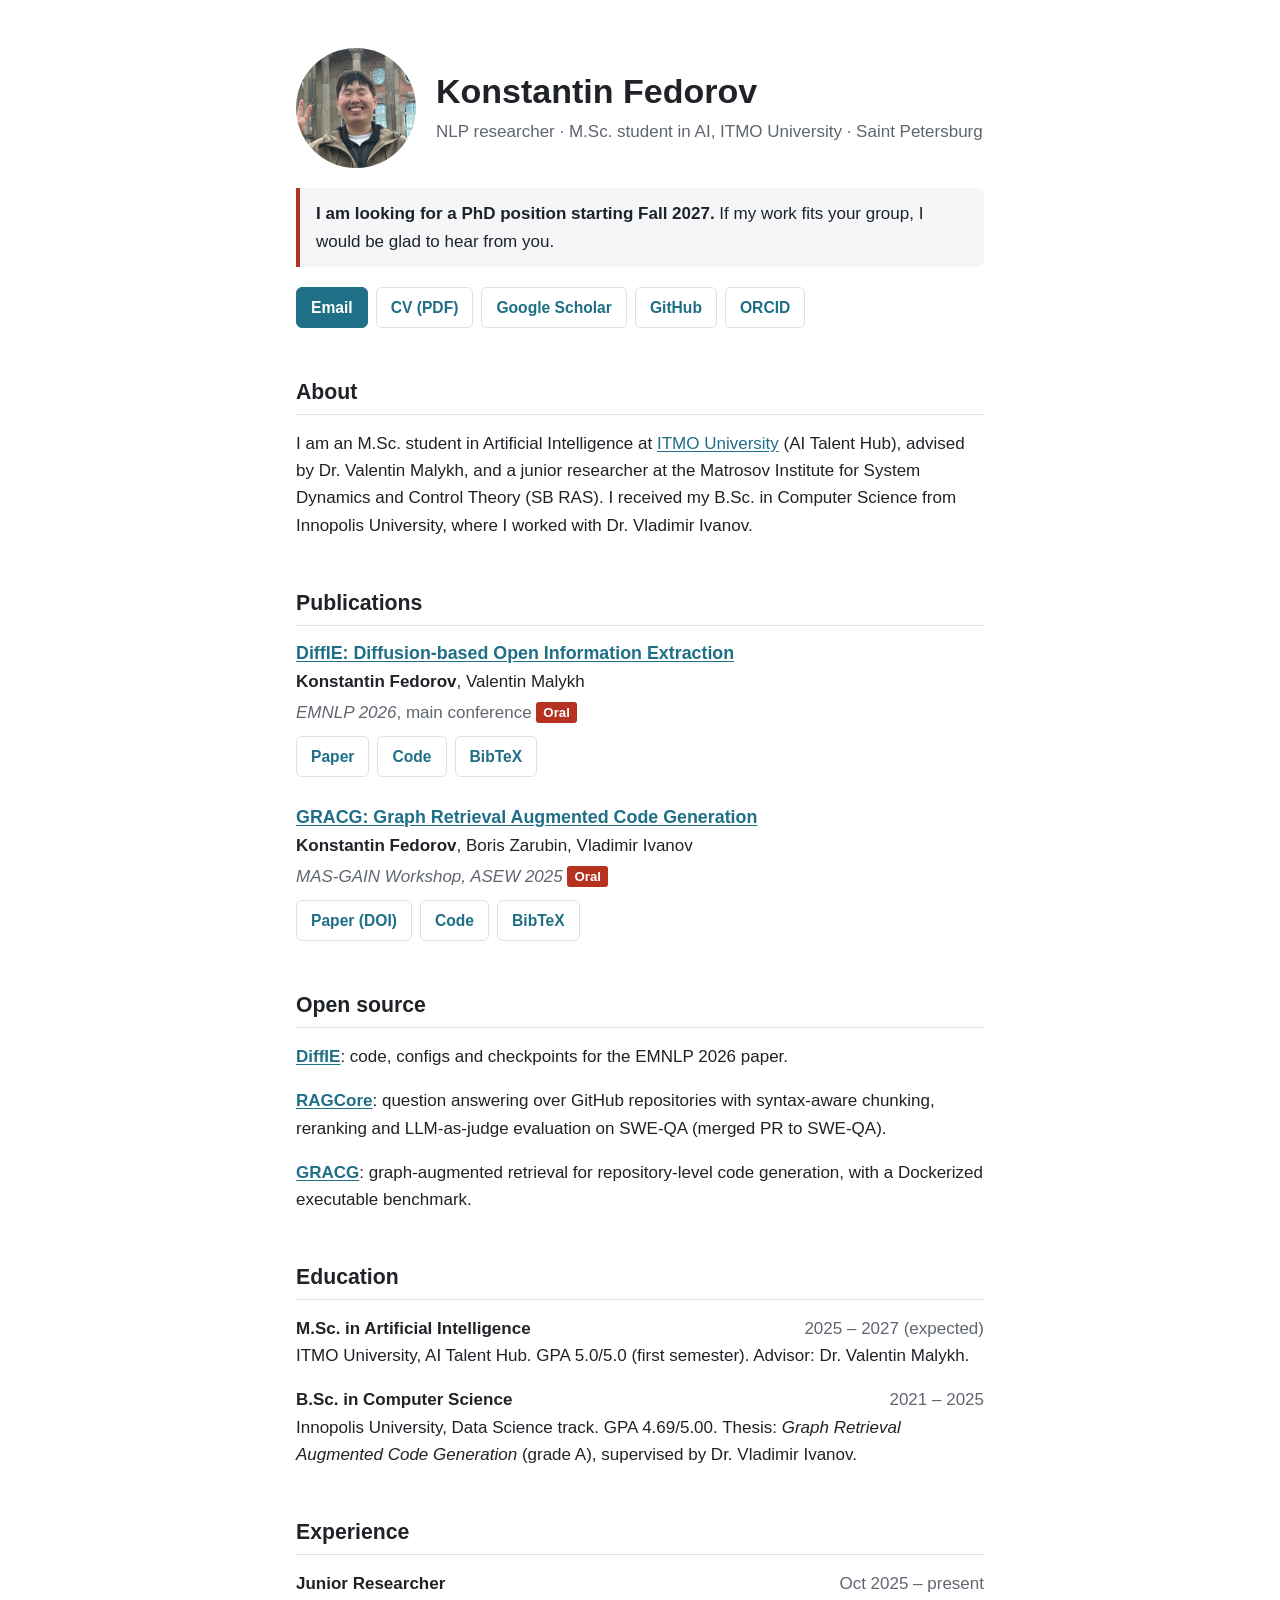
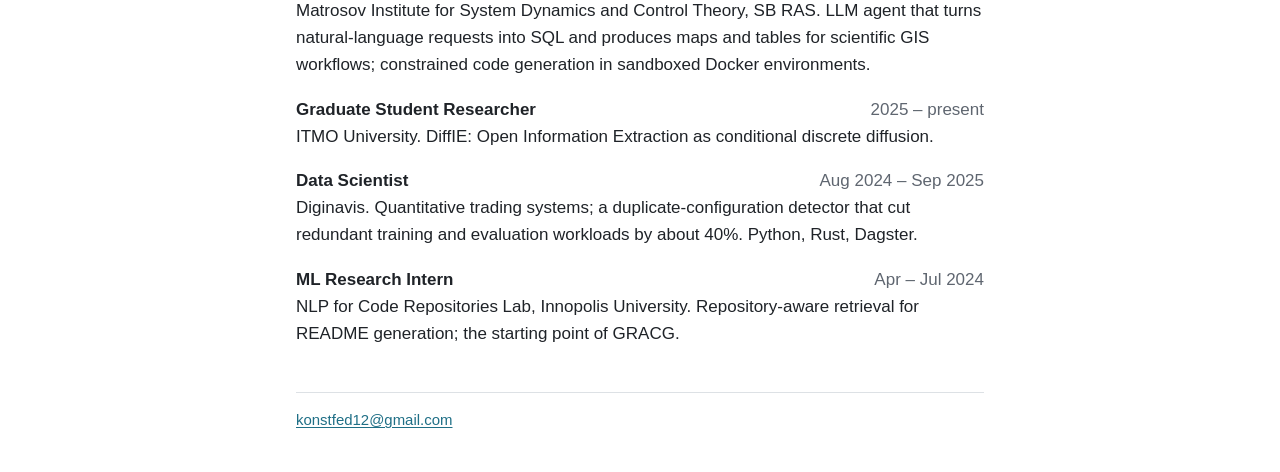
<file: index.html>
<!doctype html>
<html lang="en">
<head>
<meta charset="utf-8">
<meta name="viewport" content="width=device-width, initial-scale=1">
<title>Konstantin Fedorov</title>
<meta name="description" content="Konstantin Fedorov, NLP researcher and M.Sc. student at ITMO University, working on discrete diffusion for structured prediction and LLM agents for software engineering. Seeking PhD positions starting Fall 2027.">
<link rel="canonical" href="https://konstfed.github.io/">
<link rel="stylesheet" href="/style.css">
<link rel="icon" href="/images/favicon.svg" type="image/svg+xml">
<link rel="icon" href="/images/favicon.ico" sizes="any">
<link rel="apple-touch-icon" href="/images/apple-touch-icon-180x180.png">
<meta property="og:type" content="profile">
<meta property="og:title" content="Konstantin Fedorov">
<meta property="og:description" content="NLP researcher (M.Sc., ITMO University). Discrete diffusion for structured prediction, LLM agents for software engineering. Seeking PhD positions for Fall 2027.">
<meta property="og:url" content="https://konstfed.github.io/">
<meta property="og:image" content="https://konstfed.github.io/images/og.png">
<meta name="twitter:card" content="summary_large_image">
<script type="application/ld+json">{"@context":"https://schema.org","@type":"Person","name":"Konstantin Fedorov","url":"https://konstfed.github.io/","email":"mailto:konstfed12@gmail.com","affiliation":{"@type":"Organization","name":"ITMO University"},"sameAs":["https://scholar.google.com/citations?user=ZG8LaQoAAAAJ","https://github.com/KonstFed","https://orcid.org/0000-0001-9853-8543"]}</script>
</head>
<body>
<main>
  <header class="hero">
    <img class="avatar" src="/images/profile.webp" width="320" height="320" alt="Konstantin Fedorov" fetchpriority="high">
    <div>
      <h1>Konstantin Fedorov</h1>
      <p class="sub">NLP researcher · M.Sc. student in AI, ITMO University · Saint Petersburg</p>
    </div>
  </header>

  <p class="seeking"><strong>I am looking for a PhD position starting Fall 2027.</strong> If my work fits your group, I would be glad to hear from you.</p>

  <ul class="links">
    <li><a class="cta" href="mailto:konstfed12@gmail.com?subject=PhD%20position">Email</a></li>
    <li><a href="/files/Konstantin_Fedorov_CV.pdf">CV (PDF)</a></li>
    <li><a href="https://scholar.google.com/citations?user=ZG8LaQoAAAAJ&amp;hl=en">Google Scholar</a></li>
    <li><a href="https://github.com/KonstFed">GitHub</a></li>
    <li><a href="https://orcid.org/0000-0001-9853-8543">ORCID</a></li>
  </ul>

  <h2>About</h2>
  <p>I am an M.Sc. student in Artificial Intelligence at <a href="https://en.itmo.ru/">ITMO University</a> (AI Talent Hub), advised by Dr. Valentin Malykh, and a junior researcher at the Matrosov Institute for System Dynamics and Control Theory (SB RAS). I received my B.Sc. in Computer Science from Innopolis University, where I worked with Dr. Vladimir Ivanov.</p>

  <h2>Publications</h2>
  <div class="pub">
    <h3><a href="/diffie/">DiffIE: Diffusion-based Open Information Extraction</a></h3>
    <p><strong>Konstantin Fedorov</strong>, Valentin Malykh</p>
    <p class="muted"><em>EMNLP 2026</em>, main conference <span class="badge">Oral</span></p>
    <ul class="links">
      <li><a href="https://arxiv.org/abs/2609.02315">Paper</a></li>
      <li><a href="https://github.com/KonstFed/DiffIE">Code</a></li>
      <li><a href="/diffie/#bibtex">BibTeX</a></li>
    </ul>
  </div>
  <div class="pub">
    <h3><a href="/gracg/">GRACG: Graph Retrieval Augmented Code Generation</a></h3>
    <p><strong>Konstantin Fedorov</strong>, Boris Zarubin, Vladimir Ivanov</p>
    <p class="muted"><em>MAS-GAIN Workshop, ASEW 2025</em> <span class="badge">Oral</span></p>
    <ul class="links">
      <li><a href="https://doi.org/10.1109/ASEW67777.2025.00060">Paper (DOI)</a></li>
      <li><a href="https://github.com/KonstFed/GRAGC">Code</a></li>
      <li><a href="/gracg/#bibtex">BibTeX</a></li>
    </ul>
  </div>

  <h2>Open source</h2>
  <ul class="plain">
    <li><p><a href="https://github.com/KonstFed/DiffIE"><strong>DiffIE</strong></a>: code, configs and checkpoints for the EMNLP 2026 paper.</p></li>
    <li><p><a href="https://github.com/KonstFed/RAGCore"><strong>RAGCore</strong></a>: question answering over GitHub repositories with syntax-aware chunking, reranking and LLM-as-judge evaluation on SWE-QA (merged PR to SWE-QA).</p></li>
    <li><p><a href="https://github.com/KonstFed/GRAGC"><strong>GRACG</strong></a>: graph-augmented retrieval for repository-level code generation, with a Dockerized executable benchmark.</p></li>
  </ul>

  <h2>Education</h2>
  <ul class="plain">
    <li><div class="row"><strong>M.Sc. in Artificial Intelligence</strong><span class="when">2025 – 2027 (expected)</span></div><p>ITMO University, AI Talent Hub. GPA 5.0/5.0 (first semester). Advisor: Dr. Valentin Malykh.</p></li>
    <li><div class="row"><strong>B.Sc. in Computer Science</strong><span class="when">2021 – 2025</span></div><p>Innopolis University, Data Science track. GPA 4.69/5.00. Thesis: <em>Graph Retrieval Augmented Code Generation</em> (grade A), supervised by Dr. Vladimir Ivanov.</p></li>
  </ul>

  <h2>Experience</h2>
  <ul class="plain">
    <li><div class="row"><strong>Junior Researcher</strong><span class="when">Oct 2025 – present</span></div><p>Matrosov Institute for System Dynamics and Control Theory, SB RAS. LLM agent that turns natural-language requests into SQL and produces maps and tables for scientific GIS workflows; constrained code generation in sandboxed Docker environments.</p></li>
    <li><div class="row"><strong>Graduate Student Researcher</strong><span class="when">2025 – present</span></div><p>ITMO University. DiffIE: Open Information Extraction as conditional discrete diffusion.</p></li>
    <li><div class="row"><strong>Data Scientist</strong><span class="when">Aug 2024 – Sep 2025</span></div><p>Diginavis. Quantitative trading systems; a duplicate-configuration detector that cut redundant training and evaluation workloads by about 40%. Python, Rust, Dagster.</p></li>
    <li><div class="row"><strong>ML Research Intern</strong><span class="when">Apr – Jul 2024</span></div><p>NLP for Code Repositories Lab, Innopolis University. Repository-aware retrieval for README generation; the starting point of GRACG.</p></li>
  </ul>

  <footer>
    <a href="mailto:konstfed12@gmail.com">konstfed12@gmail.com</a>
  </footer>
</main>
</body>
</html>
</file>
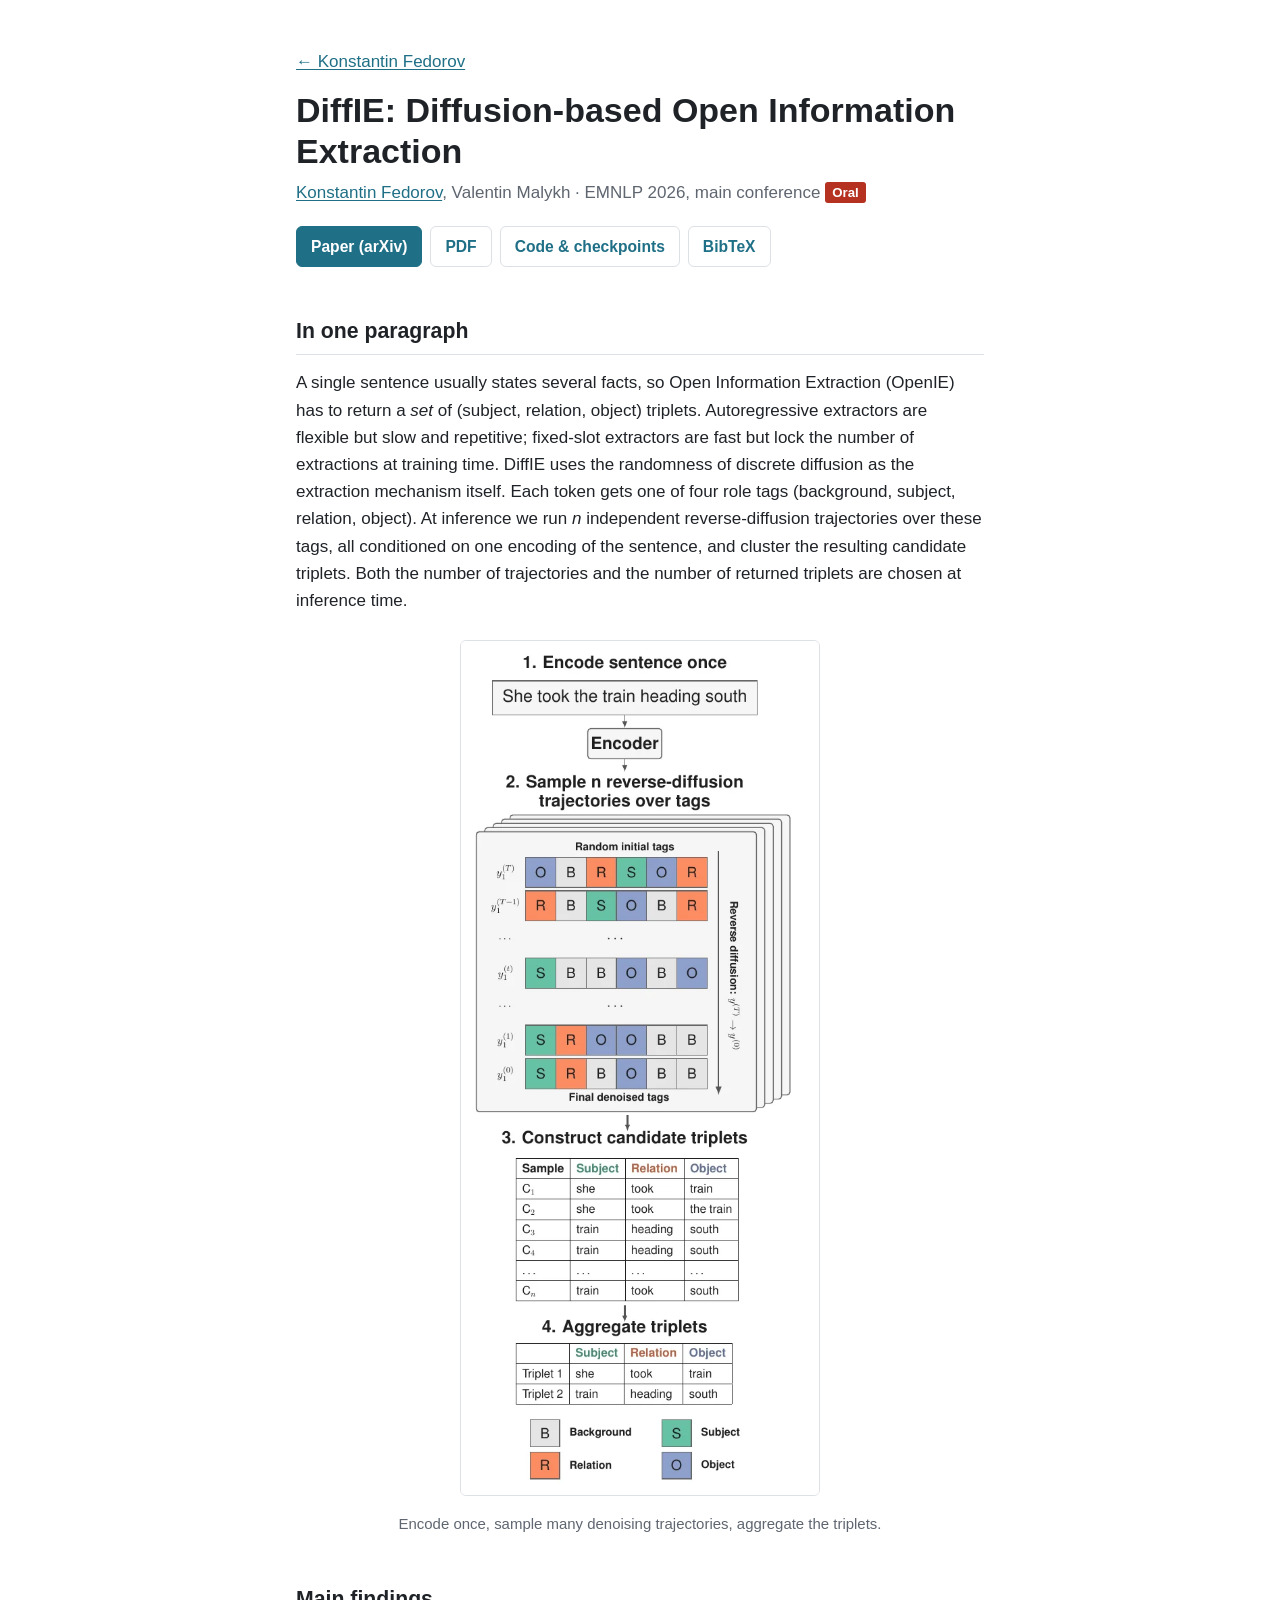
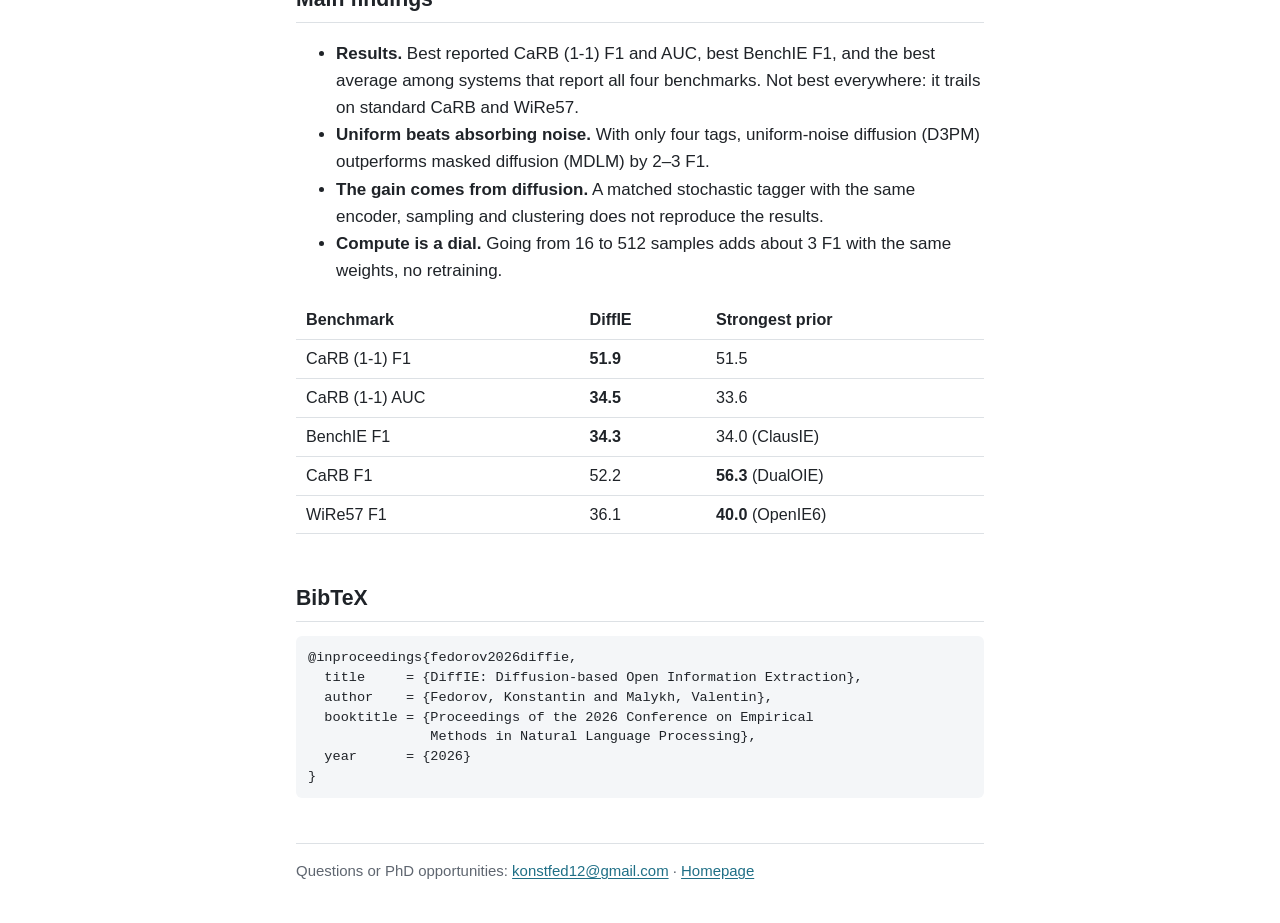
<file: diffie/index.html>
<!doctype html>
<html lang="en">
<head>
<meta charset="utf-8">
<meta name="viewport" content="width=device-width, initial-scale=1">
<title>DiffIE: Diffusion-based Open Information Extraction</title>
<meta name="description" content="DiffIE recasts Open Information Extraction as discrete diffusion over per-token role tags. EMNLP 2026, oral.">
<link rel="canonical" href="https://konstfed.github.io/diffie/">
<link rel="stylesheet" href="/style.css">
<link rel="icon" href="/images/favicon.svg" type="image/svg+xml">
<link rel="icon" href="/images/favicon.ico" sizes="any">
<link rel="apple-touch-icon" href="/images/apple-touch-icon-180x180.png">
<meta property="og:type" content="article">
<meta property="og:title" content="DiffIE: Diffusion-based Open Information Extraction">
<meta property="og:description" content="Open Information Extraction as discrete diffusion over per-token role tags. EMNLP 2026, oral.">
<meta property="og:url" content="https://konstfed.github.io/diffie/">
<meta property="og:image" content="https://konstfed.github.io/images/diffie-teaser.png">
<meta name="citation_title" content="DiffIE: Diffusion-based Open Information Extraction">
<meta name="citation_author" content="Fedorov, Konstantin">
<meta name="citation_author" content="Malykh, Valentin">
<meta name="citation_publication_date" content="2026">
<meta name="citation_conference_title" content="Proceedings of the 2026 Conference on Empirical Methods in Natural Language Processing">
<meta name="citation_pdf_url" content="https://arxiv.org/pdf/2609.02315">
</head>
<body>
<main>
  <p class="muted"><a href="/">← Konstantin Fedorov</a></p>
  <h1>DiffIE: Diffusion-based Open Information Extraction</h1>
  <p class="sub"><a href="/">Konstantin Fedorov</a>, Valentin Malykh · EMNLP 2026, main conference <span class="badge">Oral</span></p>

  <ul class="links">
    <li><a class="cta" href="https://arxiv.org/abs/2609.02315">Paper (arXiv)</a></li>
    <li><a href="https://arxiv.org/pdf/2609.02315">PDF</a></li>
    <li><a href="https://github.com/KonstFed/DiffIE">Code &amp; checkpoints</a></li>
    <li><a href="#bibtex">BibTeX</a></li>
  </ul>

  <h2>In one paragraph</h2>
  <p>A single sentence usually states several facts, so Open Information Extraction (OpenIE) has to return a <em>set</em> of (subject, relation, object) triplets. Autoregressive extractors are flexible but slow and repetitive; fixed-slot extractors are fast but lock the number of extractions at training time. DiffIE uses the randomness of discrete diffusion as the extraction mechanism itself. Each token gets one of four role tags (background, subject, relation, object). At inference we run <em>n</em> independent reverse-diffusion trajectories over these tags, all conditioned on one encoding of the sentence, and cluster the resulting candidate triplets. Both the number of trajectories and the number of returned triplets are chosen at inference time.</p>

  <figure>
    <img src="/images/diffie-teaser.webp" width="530" height="1265" loading="lazy" decoding="async" alt="DiffIE inference: encode the sentence once, sample n reverse-diffusion trajectories over role tags, build candidate triplets, aggregate them into the final set.">
    <figcaption>Encode once, sample many denoising trajectories, aggregate the triplets.</figcaption>
  </figure>

  <h2>Main findings</h2>
  <ul>
    <li><strong>Results.</strong> Best reported CaRB (1-1) F1 and AUC, best BenchIE F1, and the best average among systems that report all four benchmarks. Not best everywhere: it trails on standard CaRB and WiRe57.</li>
    <li><strong>Uniform beats absorbing noise.</strong> With only four tags, uniform-noise diffusion (D3PM) outperforms masked diffusion (MDLM) by 2–3 F1.</li>
    <li><strong>The gain comes from diffusion.</strong> A matched stochastic tagger with the same encoder, sampling and clustering does not reproduce the results.</li>
    <li><strong>Compute is a dial.</strong> Going from 16 to 512 samples adds about 3 F1 with the same weights, no retraining.</li>
  </ul>

  <div class="table-wrap">
  <table>
    <thead><tr><th>Benchmark</th><th>DiffIE</th><th>Strongest prior</th></tr></thead>
    <tbody>
      <tr><td>CaRB (1-1) F1</td><td><strong>51.9</strong></td><td>51.5</td></tr>
      <tr><td>CaRB (1-1) AUC</td><td><strong>34.5</strong></td><td>33.6</td></tr>
      <tr><td>BenchIE F1</td><td><strong>34.3</strong></td><td>34.0 (ClausIE)</td></tr>
      <tr><td>CaRB F1</td><td>52.2</td><td><strong>56.3</strong> (DualOIE)</td></tr>
      <tr><td>WiRe57 F1</td><td>36.1</td><td><strong>40.0</strong> (OpenIE6)</td></tr>
    </tbody>
  </table>
  </div>

  <h2 id="bibtex">BibTeX</h2>
<pre>@inproceedings{fedorov2026diffie,
  title     = {DiffIE: Diffusion-based Open Information Extraction},
  author    = {Fedorov, Konstantin and Malykh, Valentin},
  booktitle = {Proceedings of the 2026 Conference on Empirical
               Methods in Natural Language Processing},
  year      = {2026}
}</pre>

  <footer>
    Questions or PhD opportunities: <a href="mailto:konstfed12@gmail.com">konstfed12@gmail.com</a> · <a href="/">Homepage</a>
  </footer>
</main>
</body>
</html>
</file>
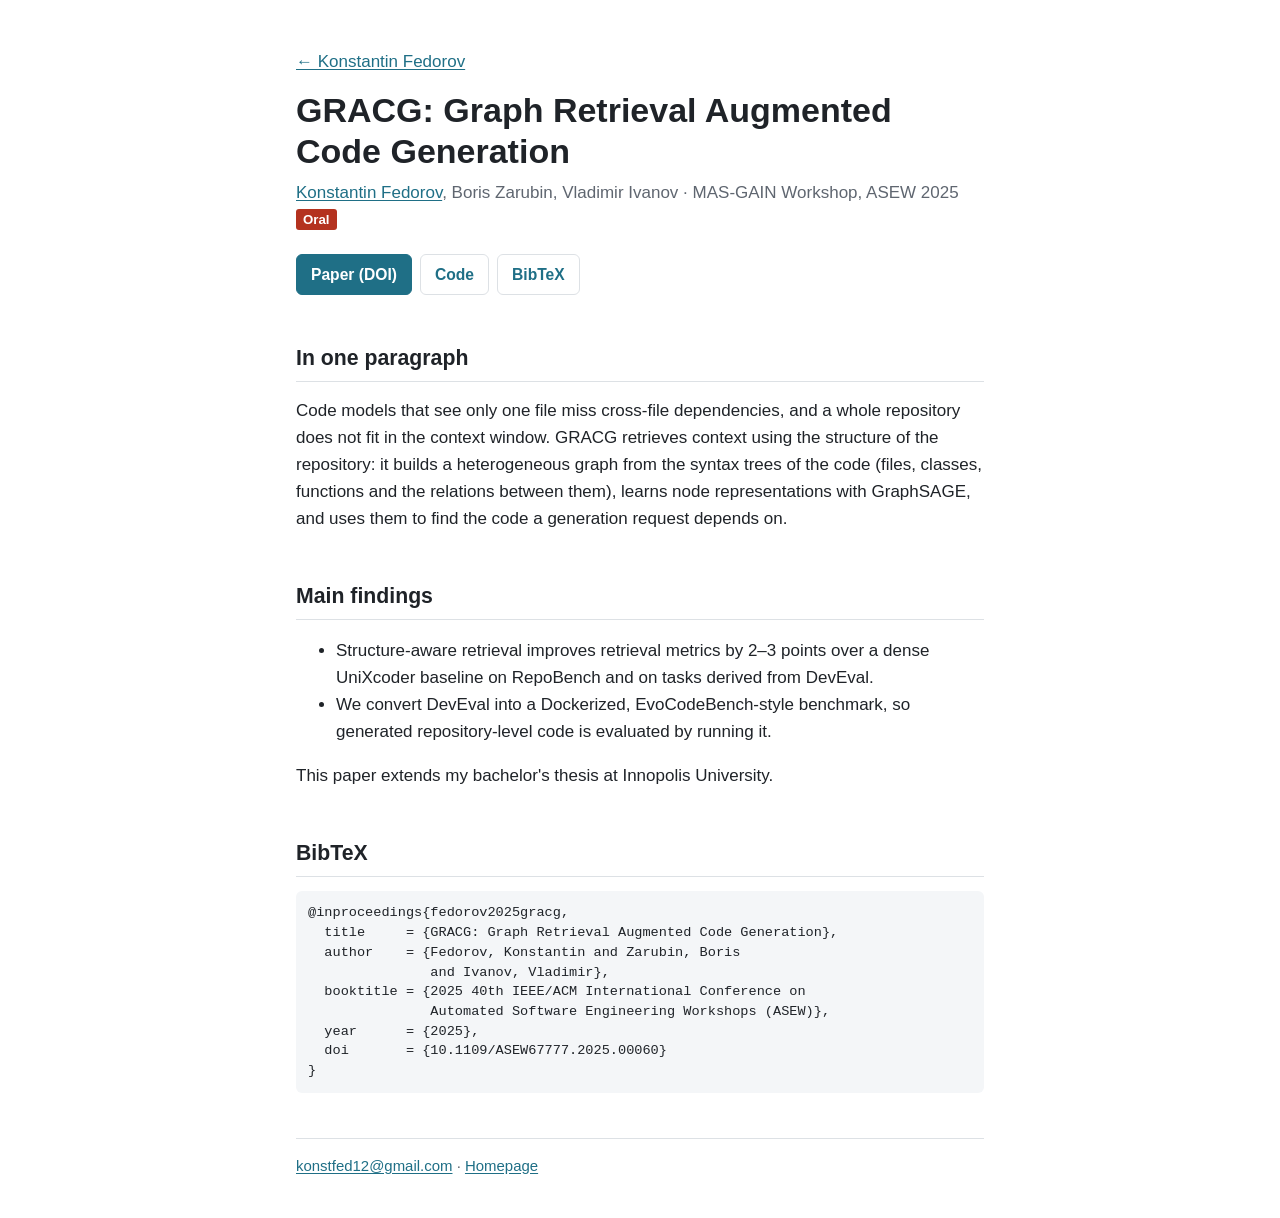
<file: gracg/index.html>
<!doctype html>
<html lang="en">
<head>
<meta charset="utf-8">
<meta name="viewport" content="width=device-width, initial-scale=1">
<title>GRACG: Graph Retrieval Augmented Code Generation</title>
<meta name="description" content="Graph-augmented retrieval for repository-level code generation, using a heterogeneous repository graph built from syntax trees. MAS-GAIN Workshop, ASEW 2025, oral.">
<link rel="canonical" href="https://konstfed.github.io/gracg/">
<link rel="stylesheet" href="/style.css">
<link rel="icon" href="/images/favicon.svg" type="image/svg+xml">
<link rel="icon" href="/images/favicon.ico" sizes="any">
<link rel="apple-touch-icon" href="/images/apple-touch-icon-180x180.png">
<meta property="og:type" content="article">
<meta property="og:title" content="GRACG: Graph Retrieval Augmented Code Generation">
<meta property="og:url" content="https://konstfed.github.io/gracg/">
<meta property="og:image" content="https://konstfed.github.io/images/og.png">
<meta name="citation_title" content="GRACG: Graph Retrieval Augmented Code Generation">
<meta name="citation_author" content="Fedorov, Konstantin">
<meta name="citation_author" content="Zarubin, Boris">
<meta name="citation_author" content="Ivanov, Vladimir">
<meta name="citation_publication_date" content="2025">
<meta name="citation_conference_title" content="2025 40th IEEE/ACM International Conference on Automated Software Engineering Workshops (ASEW)">
<meta name="citation_doi" content="10.1109/ASEW67777.2025.00060">
</head>
<body>
<main>
  <p class="muted"><a href="/">← Konstantin Fedorov</a></p>
  <h1>GRACG: Graph Retrieval Augmented Code Generation</h1>
  <p class="sub"><a href="/">Konstantin Fedorov</a>, Boris Zarubin, Vladimir Ivanov · MAS-GAIN Workshop, ASEW 2025 <span class="badge">Oral</span></p>

  <ul class="links">
    <li><a class="cta" href="https://doi.org/10.1109/ASEW67777.2025.00060">Paper (DOI)</a></li>
    <li><a href="https://github.com/KonstFed/GRAGC">Code</a></li>
    <li><a href="#bibtex">BibTeX</a></li>
  </ul>

  <h2>In one paragraph</h2>
  <p>Code models that see only one file miss cross-file dependencies, and a whole repository does not fit in the context window. GRACG retrieves context using the structure of the repository: it builds a heterogeneous graph from the syntax trees of the code (files, classes, functions and the relations between them), learns node representations with GraphSAGE, and uses them to find the code a generation request depends on.</p>

  <h2>Main findings</h2>
  <ul>
    <li>Structure-aware retrieval improves retrieval metrics by 2–3 points over a dense UniXcoder baseline on RepoBench and on tasks derived from DevEval.</li>
    <li>We convert DevEval into a Dockerized, EvoCodeBench-style benchmark, so generated repository-level code is evaluated by running it.</li>
  </ul>
  <p>This paper extends my bachelor's thesis at Innopolis University.</p>

  <h2 id="bibtex">BibTeX</h2>
<pre>@inproceedings{fedorov2025gracg,
  title     = {GRACG: Graph Retrieval Augmented Code Generation},
  author    = {Fedorov, Konstantin and Zarubin, Boris
               and Ivanov, Vladimir},
  booktitle = {2025 40th IEEE/ACM International Conference on
               Automated Software Engineering Workshops (ASEW)},
  year      = {2025},
  doi       = {10.1109/ASEW67777.2025.00060}
}</pre>

  <footer>
    <a href="mailto:konstfed12@gmail.com">konstfed12@gmail.com</a> · <a href="/">Homepage</a>
  </footer>
</main>
</body>
</html>
</file>
<file: style.css>
:root { color-scheme: light dark; --fg: #1f2328; --muted: #5f6670; --bg: #fff; --soft: #f4f6f8; --link: #1f6f86; --line: #dde1e5; --accent: #b4321f; }
@media (prefers-color-scheme: dark) { :root { --fg: #e8eaed; --muted: #a2a8b0; --bg: #17181b; --soft: #222428; --link: #6cc3db; --line: #3a3d42; --accent: #e0503a; } }
* { box-sizing: border-box; }
html { -webkit-text-size-adjust: 100%; }
body { margin: 0; background: var(--bg); color: var(--fg); font: 17px/1.6 -apple-system, BlinkMacSystemFont, "Segoe UI", Roboto, "Helvetica Neue", Arial, sans-serif; }
main { max-width: 720px; margin: 0 auto; padding: 48px 16px 40px; }
h1 { margin: 0 0 0.2em; font-size: 2em; line-height: 1.2; }
h2 { margin: 2.2em 0 0.7em; padding-bottom: 0.25em; border-bottom: 1px solid var(--line); font-size: 1.25em; }
h3 { margin: 0 0 0.2em; font-size: 1.05em; line-height: 1.35; }
p { margin: 0 0 0.9em; }
a { color: var(--link); text-underline-offset: 2px; }
.hero { display: flex; align-items: center; gap: 20px; }
.hero .sub { margin: 0; }
.avatar { flex: none; width: 120px; height: 120px; border-radius: 50%; object-fit: cover; }
.sub { margin: 0 0 1.2em; color: var(--muted); }
.muted { color: var(--muted); }
.seeking { margin: 1.2em 0; padding: 12px 16px; border-left: 4px solid var(--accent); background: var(--soft); border-radius: 0 6px 6px 0; }
.links { display: flex; flex-wrap: wrap; gap: 8px; margin: 0.6em 0 1em; padding: 0; list-style: none; }
.links a { display: inline-block; padding: 7px 14px; border: 1px solid var(--line); border-radius: 6px; text-decoration: none; font-weight: 600; font-size: 0.92em; }
.links a:hover, .links a:focus { border-color: var(--link); }
.links .cta { background: var(--link); border-color: var(--link); color: var(--bg); }
.badge { display: inline-block; padding: 0 7px; border-radius: 3px; background: var(--accent); color: #fff; font-size: 0.78em; font-weight: 700; vertical-align: 1px; }
ul.plain { margin: 0; padding: 0; list-style: none; }
ul.plain > li { margin: 0 0 1em; }
ul.plain p { margin: 0; }
.news li { display: grid; grid-template-columns: 5.5em 1fr; gap: 8px; margin-bottom: 0.5em; }
.news .date { color: var(--muted); font-variant-numeric: tabular-nums; }
.pub { margin: 0 0 1.6em; }
.pub p { margin: 0 0 0.2em; }
.row { display: flex; flex-wrap: wrap; justify-content: space-between; column-gap: 12px; }
.row .when { color: var(--muted); white-space: nowrap; }
figure { margin: 1.5em 0; text-align: center; }
figure img { width: 100%; max-width: 360px; height: auto; border: 1px solid var(--line); border-radius: 6px; }
figcaption { margin-top: 0.5em; color: var(--muted); font-size: 0.88em; }
.table-wrap { overflow-x: auto; }
table { border-collapse: collapse; width: 100%; font-size: 0.95em; font-variant-numeric: tabular-nums; }
th, td { padding: 6px 10px; border-bottom: 1px solid var(--line); text-align: left; }
pre { overflow-x: auto; padding: 12px; background: var(--soft); border-radius: 6px; font-size: 0.8em; line-height: 1.45; }
footer { margin-top: 3em; padding-top: 1em; border-top: 1px solid var(--line); color: var(--muted); font-size: 0.88em; }
@media (max-width: 480px) { body { font-size: 16px; } main { padding-top: 28px; } h1 { font-size: 1.6em; } .hero { gap: 14px; } .avatar { width: 84px; height: 84px; } .news li { grid-template-columns: 1fr; gap: 0; } }
</file>
